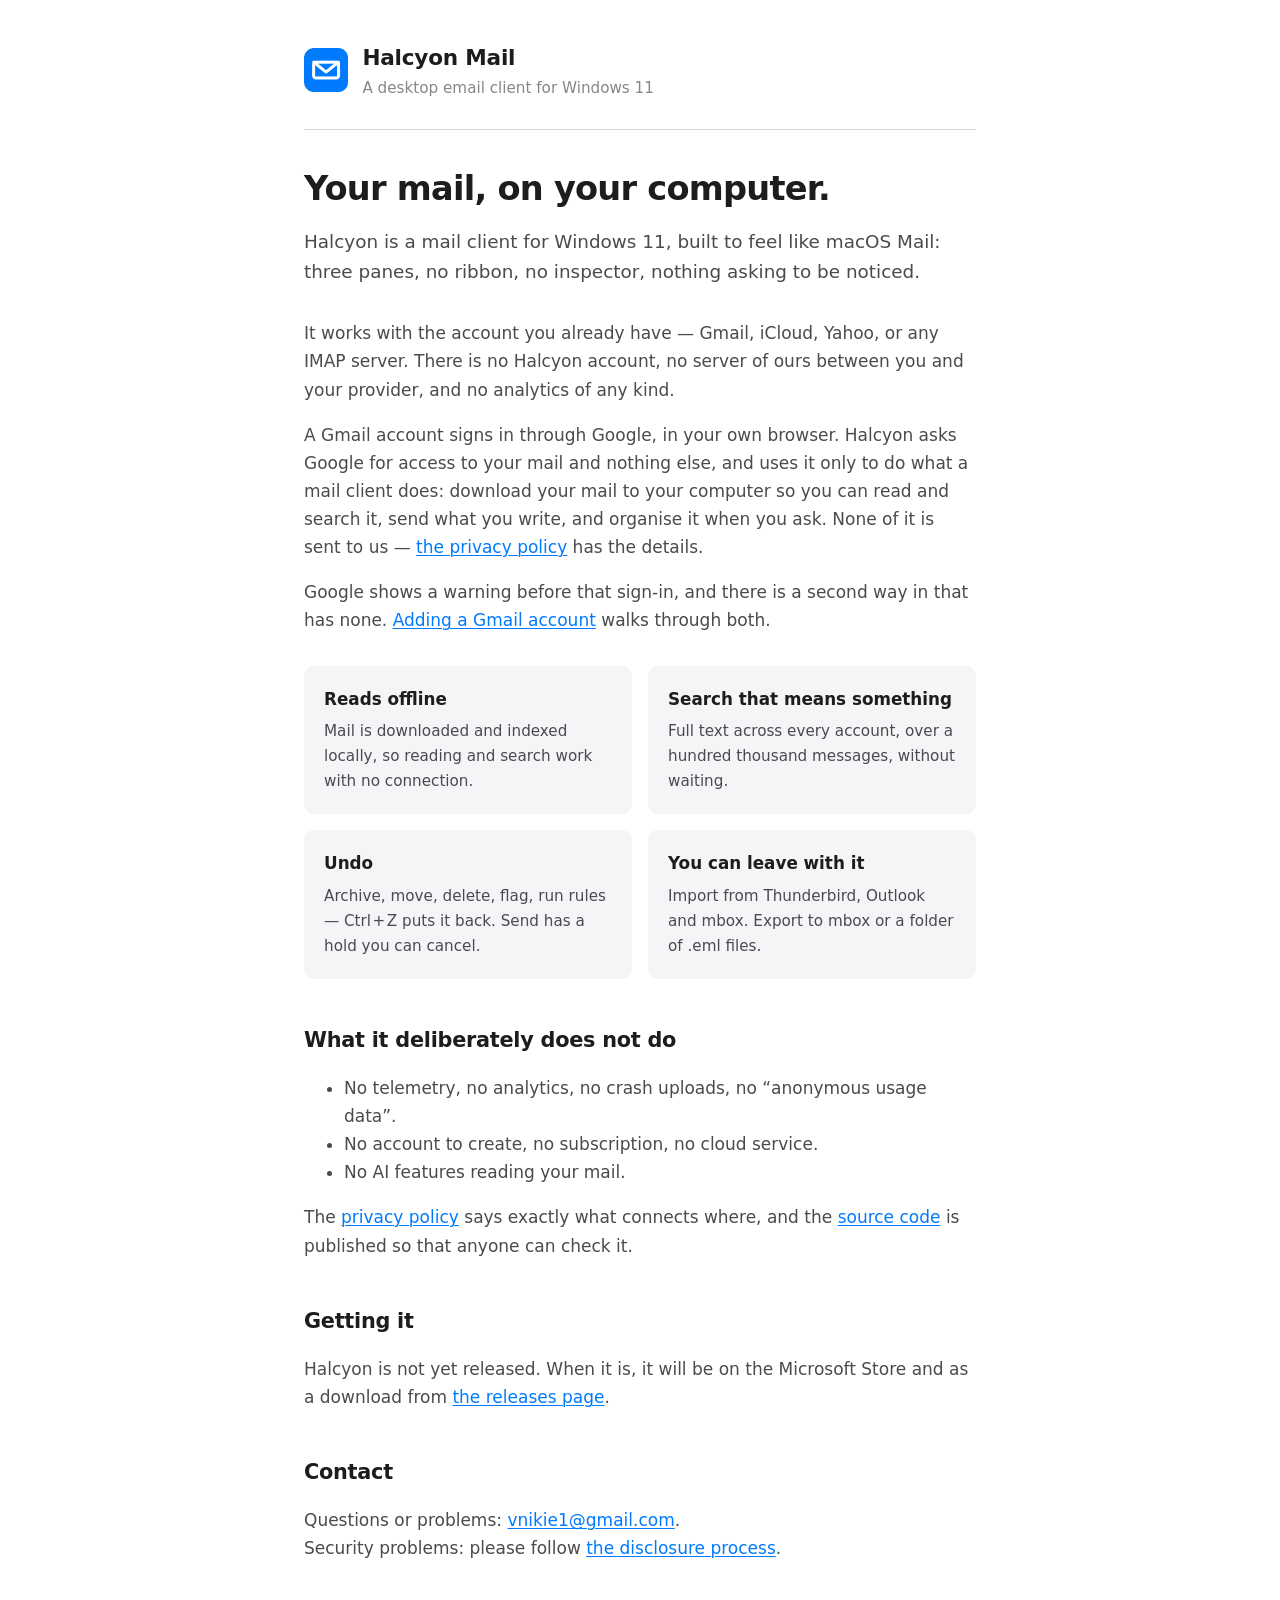
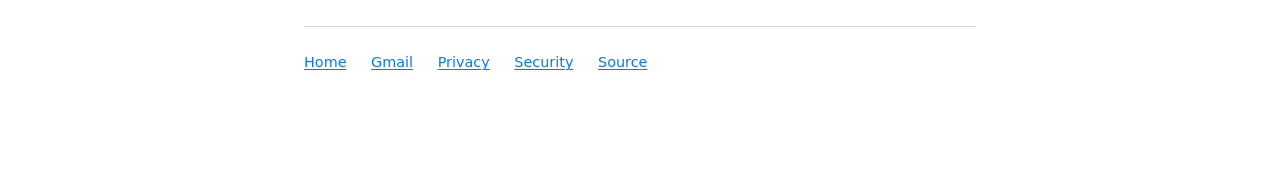
<file: index.html>
<!doctype html>
<html lang="en-GB">
  <head>
    <meta charset="utf-8" />
    <meta name="viewport" content="width=device-width, initial-scale=1" />
    <title>Halcyon Mail — a desktop email client for Windows 11</title>
    <meta
      name="description"
      content="A desktop email client for Windows 11 that keeps your mail on your computer. No account, no adverts, no telemetry."
    />
    <link rel="icon" href="icon.png" />
    <link rel="stylesheet" href="style.css" />
  </head>
  <body>
    <div class="wrap">
      <header>
        <img src="icon.png" alt="" />
        <div>
          <div class="name">Halcyon Mail</div>
          <div class="tag">A desktop email client for Windows 11</div>
        </div>
      </header>

      <h1>Your mail, on your computer.</h1>

      <p class="lede">
        Halcyon is a mail client for Windows 11, built to feel like macOS Mail: three panes, no
        ribbon, no inspector, nothing asking to be noticed.
      </p>

      <p>
        It works with the account you already have &mdash; Gmail, iCloud, Yahoo, or any IMAP
        server. There is no Halcyon account, no server of ours between you and your provider, and no
        analytics of any kind.
      </p>

      <p>
        A Gmail account signs in through Google, in your own browser. Halcyon asks Google for access
        to your mail and nothing else, and uses it only to do what a mail client does: download your
        mail to your computer so you can read and search it, send what you write, and organise it
        when you ask. None of it is sent to us &mdash;
        <a href="privacy.html#google">the privacy policy</a> has the details.
      </p>

      <p>
        Google shows a warning before that sign-in, and there is a second way in that has none.
        <a href="gmail.html">Adding a Gmail account</a> walks through both.
      </p>

      <div class="cards">
        <div class="card">
          <h3>Reads offline</h3>
          <p>
            Mail is downloaded and indexed locally, so reading and search work with no connection.
          </p>
        </div>
        <div class="card">
          <h3>Search that means something</h3>
          <p>
            Full text across every account, over a hundred thousand messages, without waiting.
          </p>
        </div>
        <div class="card">
          <h3>Undo</h3>
          <p>
            Archive, move, delete, flag, run rules &mdash; Ctrl&#8202;+&#8202;Z puts it back. Send
            has a hold you can cancel.
          </p>
        </div>
        <div class="card">
          <h3>You can leave with it</h3>
          <p>
            Import from Thunderbird, Outlook and mbox. Export to mbox or a folder of .eml files.
          </p>
        </div>
      </div>

      <h2>What it deliberately does not do</h2>

      <ul>
        <li>No telemetry, no analytics, no crash uploads, no &ldquo;anonymous usage data&rdquo;.</li>
        <li>No account to create, no subscription, no cloud service.</li>
        <li>No AI features reading your mail.</li>
      </ul>

      <p>
        The <a href="privacy.html">privacy policy</a> says exactly what connects where, and the
        <a href="https://github.com/vnikie1/MailBox">source code</a> is published so that anyone can
        check it.
      </p>

      <h2>Getting it</h2>

      <p>
        Halcyon is not yet released. When it is, it will be on the Microsoft Store and as a download
        from <a href="https://github.com/vnikie1/MailBox/releases">the releases page</a>.
      </p>

      <h2>Contact</h2>

      <p>
        Questions or problems: <a href="mailto:vnikie1@gmail.com">vnikie1@gmail.com</a>.<br />
        Security problems: please follow <a href="security.html">the disclosure process</a>.
      </p>

      <footer>
        <a href="./">Home</a>
        <a href="gmail.html">Gmail</a>
        <a href="privacy.html">Privacy</a>
        <a href="security.html">Security</a>
        <a href="https://github.com/vnikie1/MailBox">Source</a>
      </footer>
    </div>
  </body>
</html>
</file>
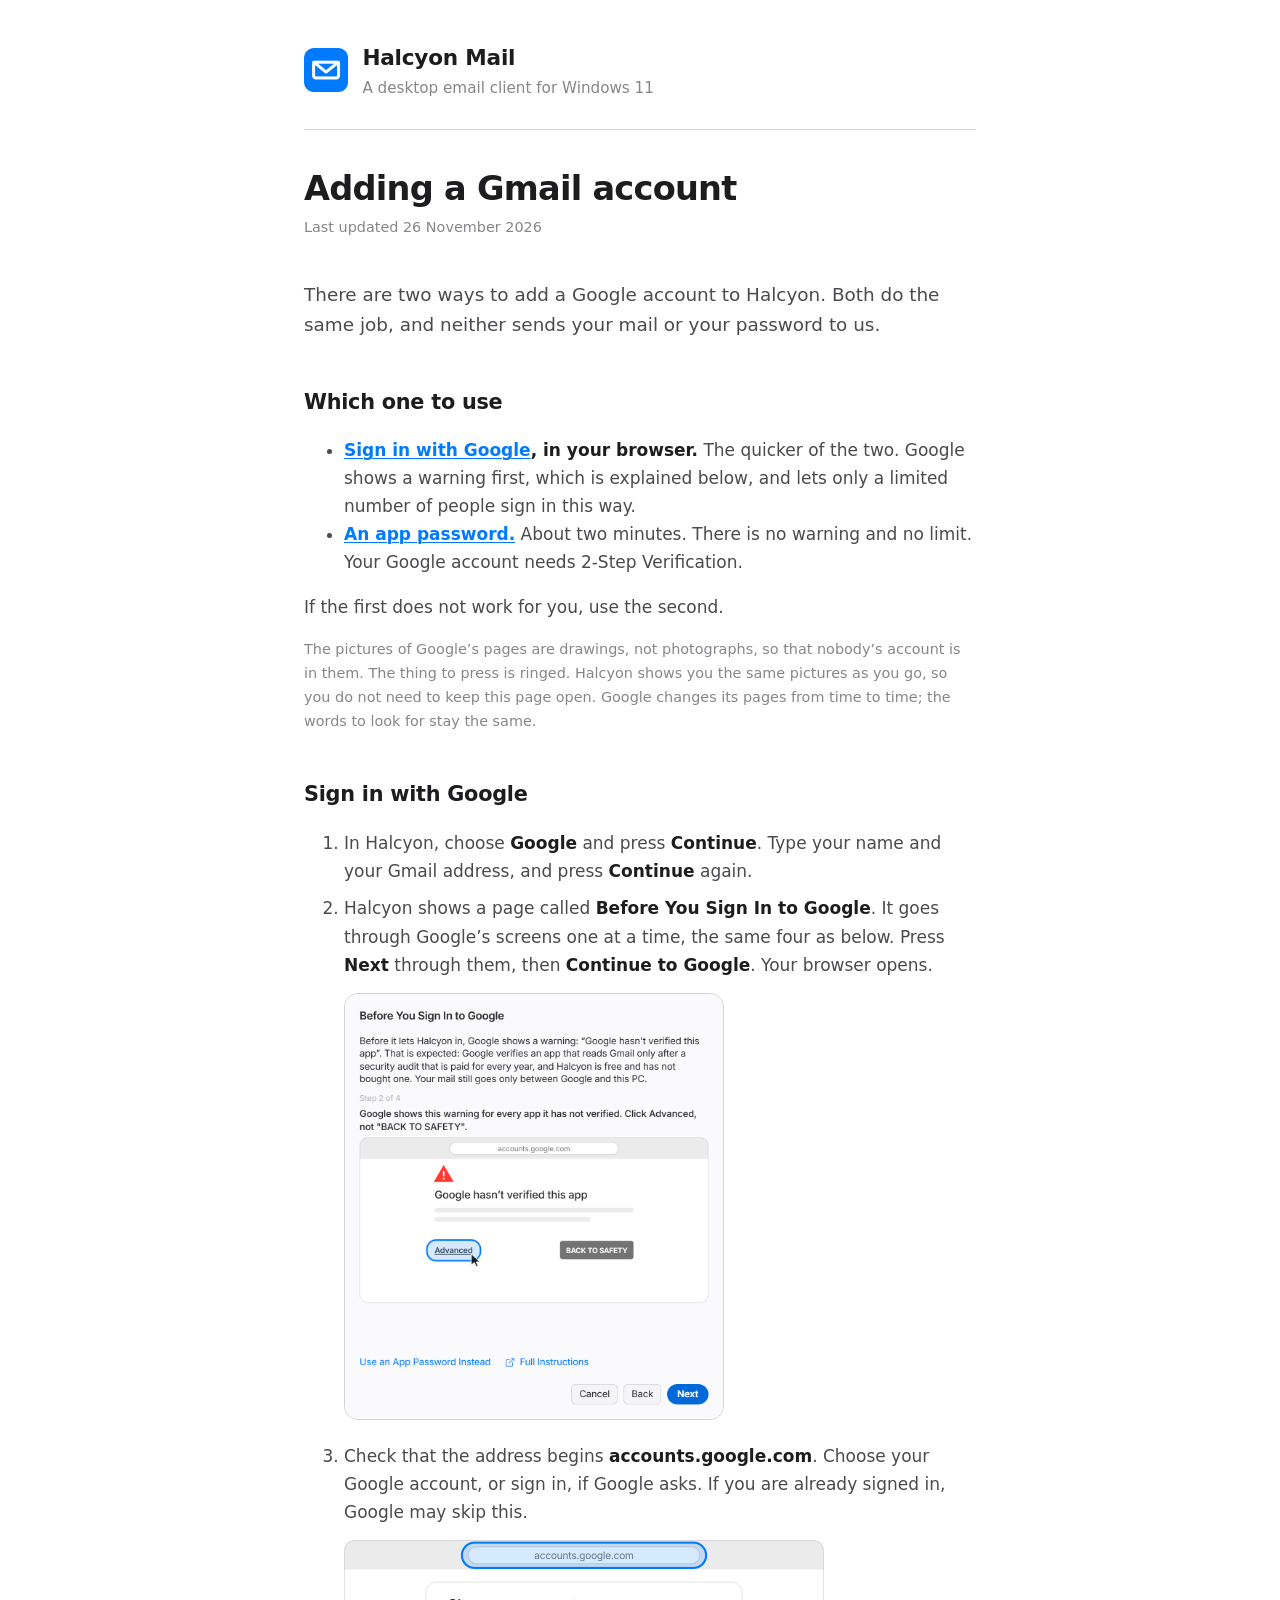
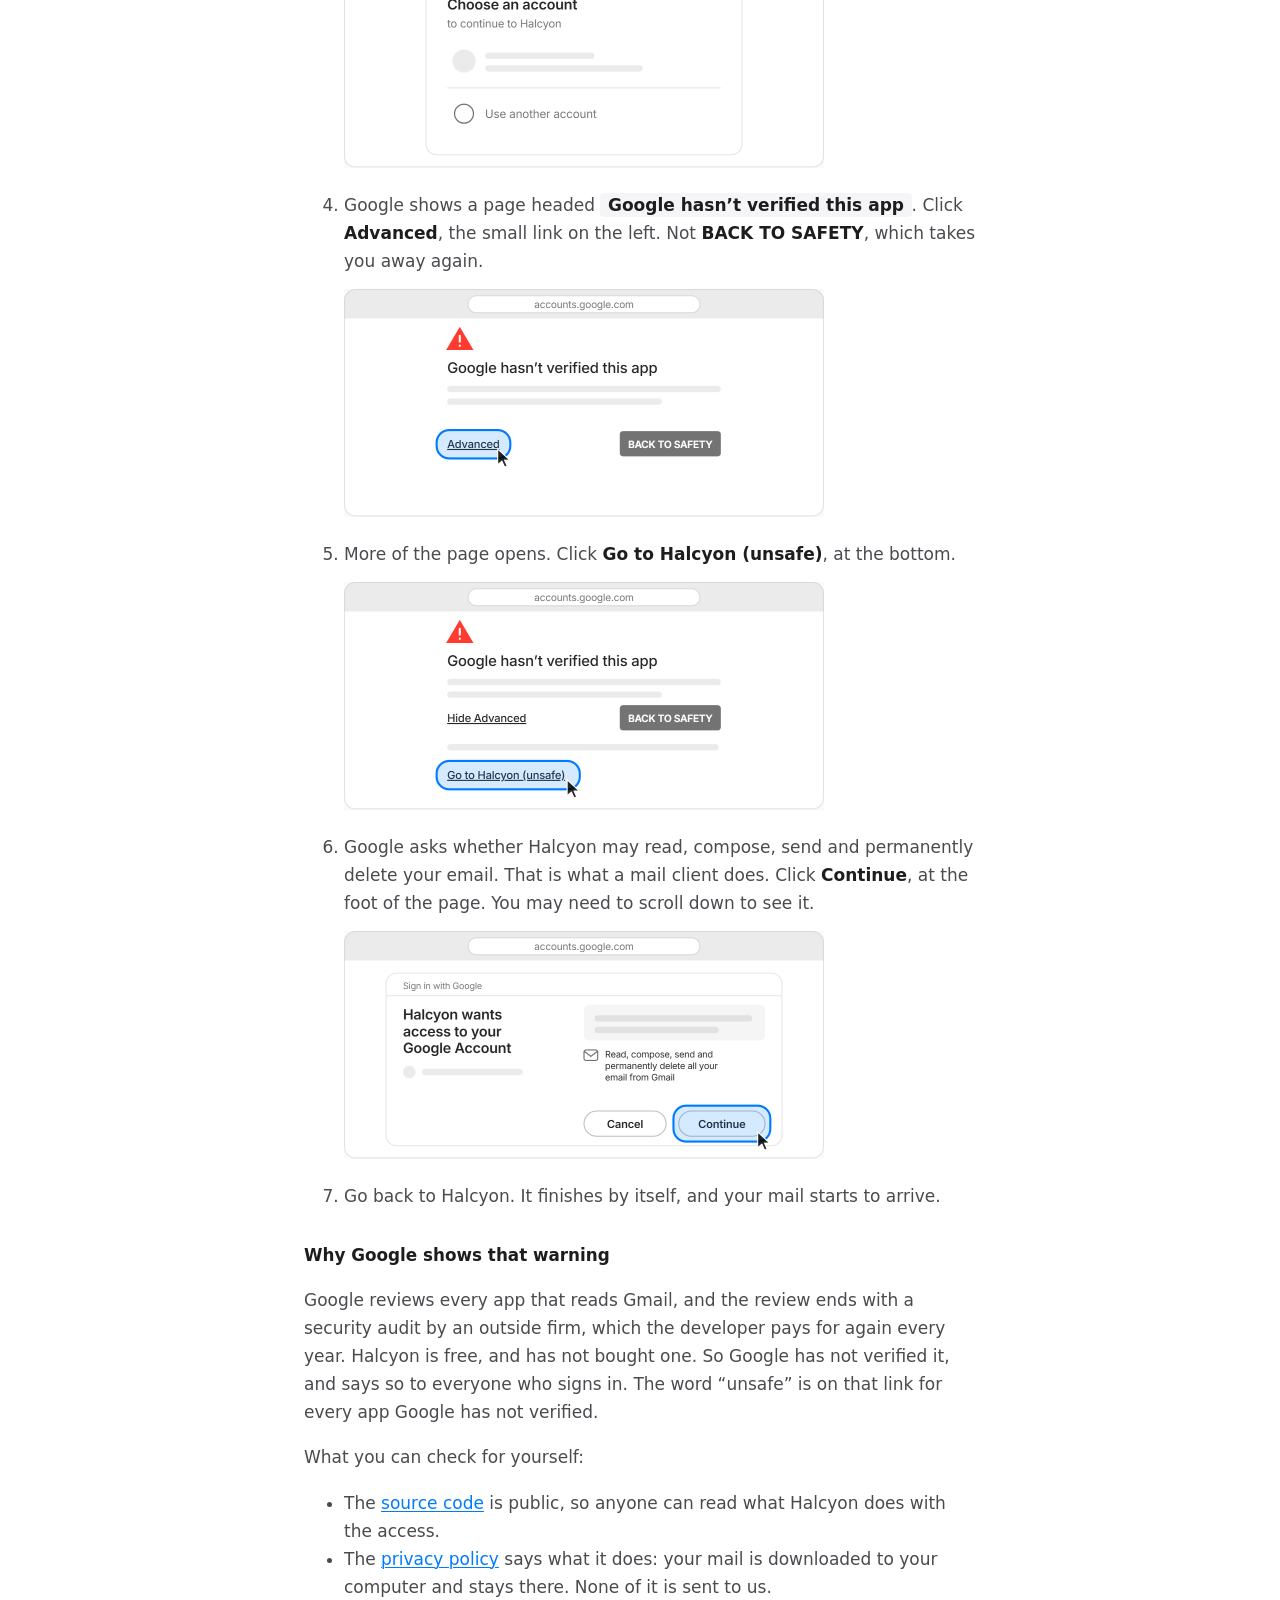
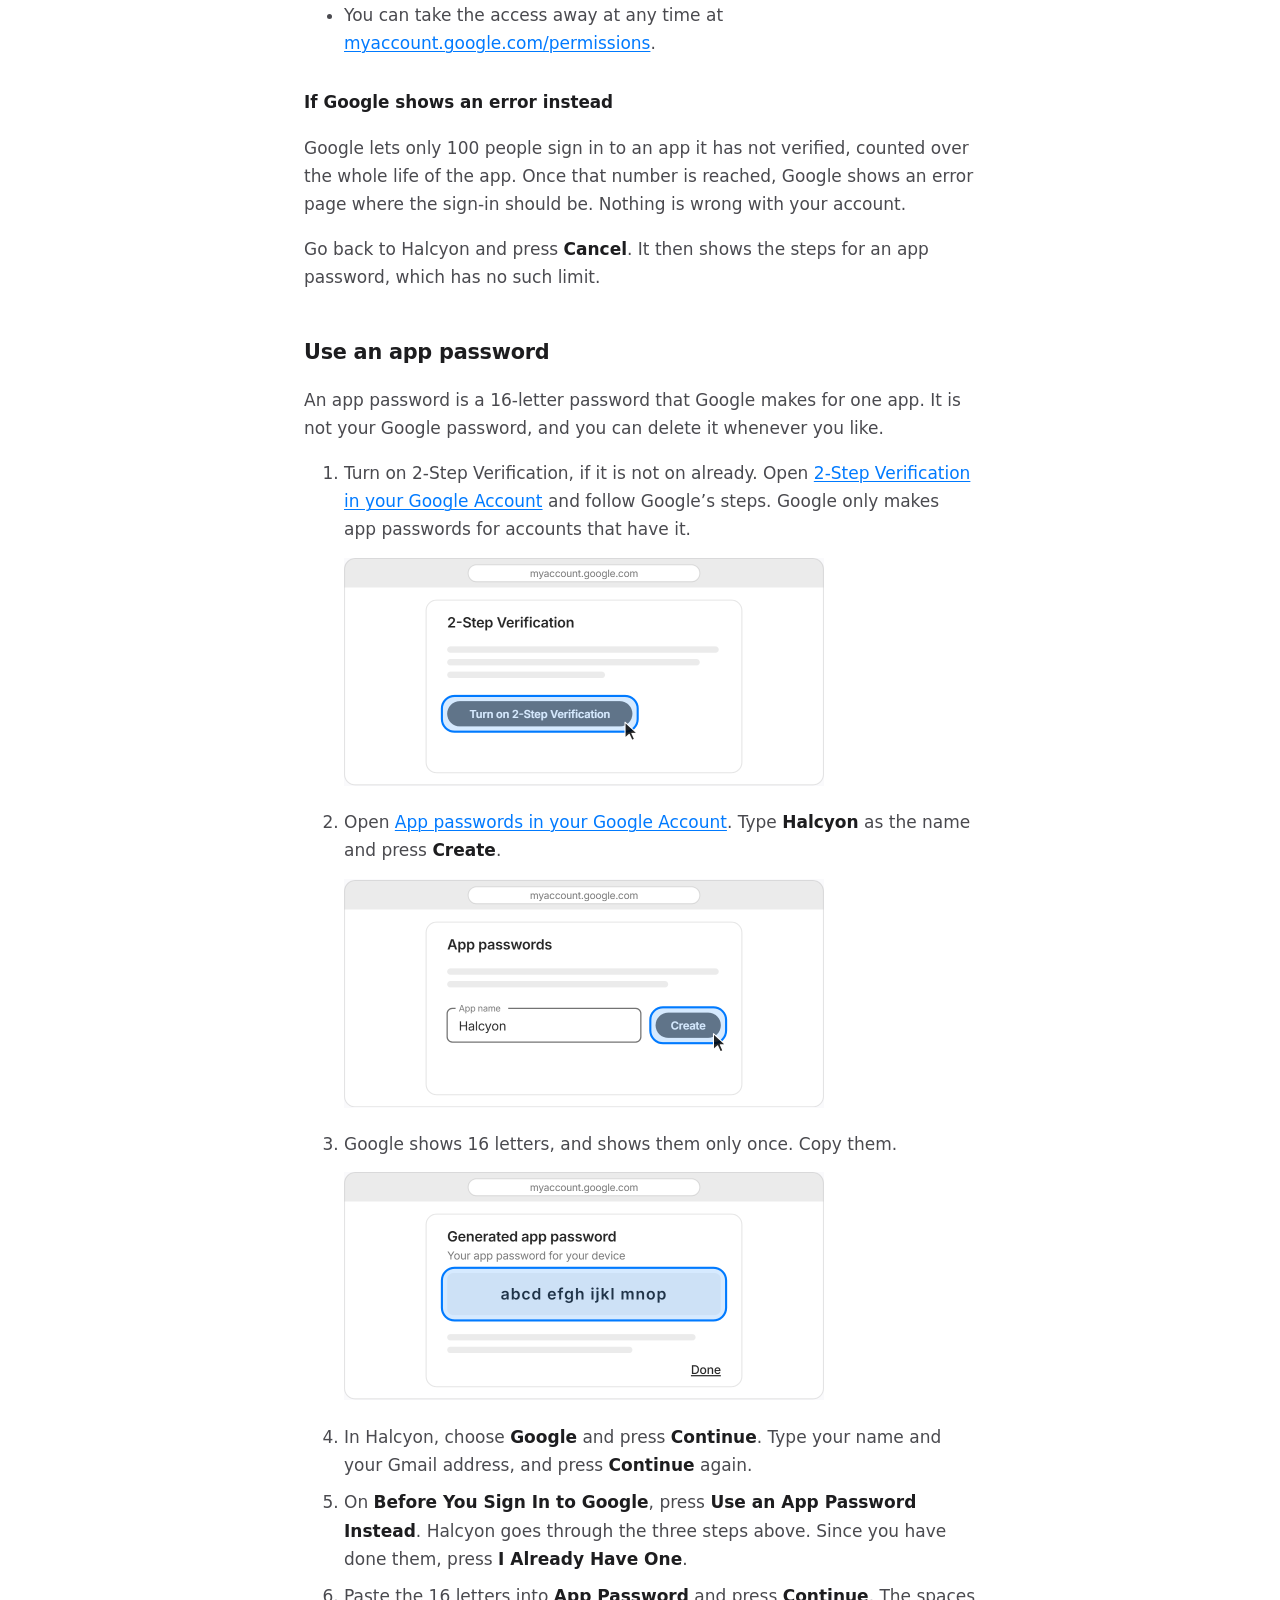
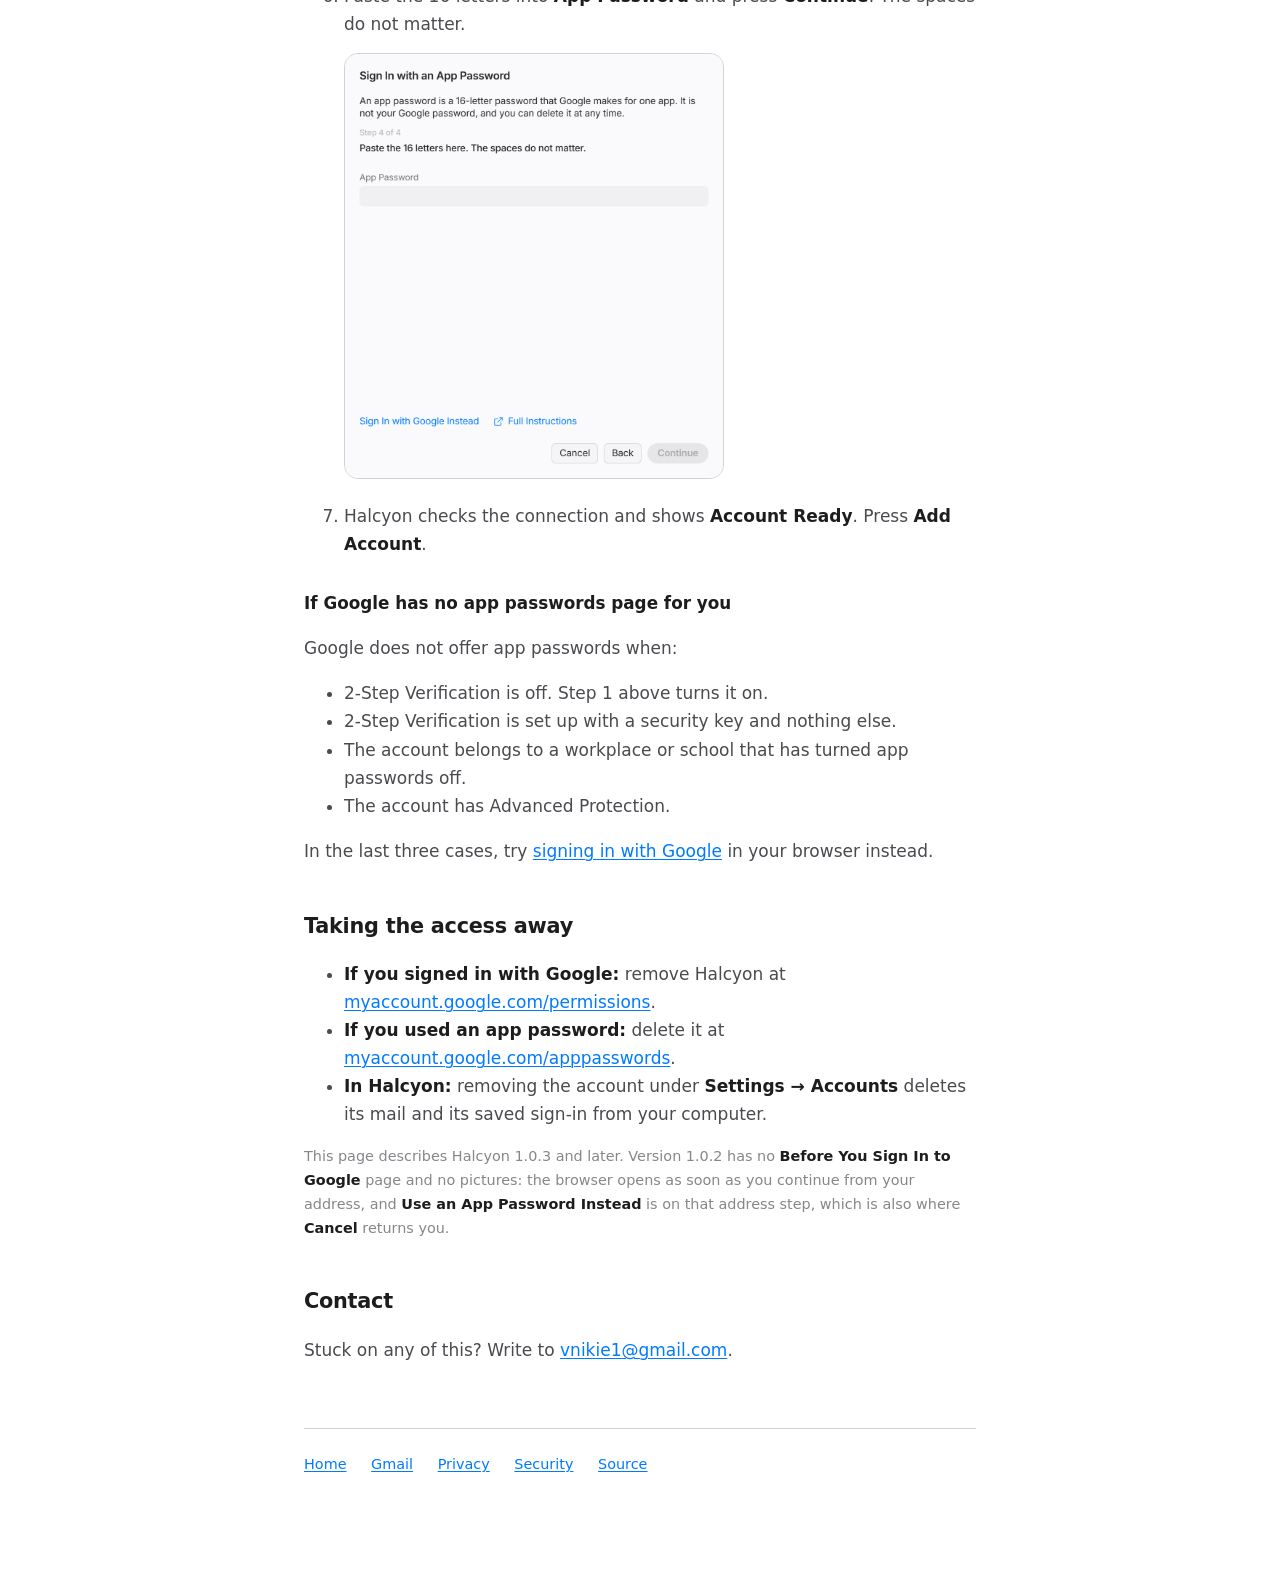
<file: gmail.html>
<!doctype html>
<html lang="en-GB">
  <head>
    <meta charset="utf-8" />
    <meta name="viewport" content="width=device-width, initial-scale=1" />
    <title>Adding a Gmail account — Halcyon Mail</title>
    <meta
      name="description"
      content="The two ways to add a Google account to Halcyon Mail, step by step with pictures: signing in with Google in your browser, and an app password."
    />
    <link rel="icon" href="icon.png" />
    <link rel="stylesheet" href="style.css" />
  </head>
  <body>
    <div class="wrap">
      <header>
        <img src="icon.png" alt="" />
        <div>
          <div class="name"><a href="./" style="color: inherit; text-decoration: none">Halcyon Mail</a></div>
          <div class="tag">A desktop email client for Windows 11</div>
        </div>
      </header>

      <h1>Adding a Gmail account</h1>
      <p class="stamp">Last updated 26 November 2026</p>

      <p class="lede">
        There are two ways to add a Google account to Halcyon. Both do the same job, and neither
        sends your mail or your password to us.
      </p>

      <h2>Which one to use</h2>

      <ul>
        <li>
          <strong><a href="#browser">Sign in with Google</a>, in your browser.</strong> The quicker
          of the two. Google shows a warning first, which is explained below, and lets only a
          limited number of people sign in this way.
        </li>
        <li>
          <strong><a href="#app-password">An app password.</a></strong> About two minutes. There is
          no warning and no limit. Your Google account needs 2-Step Verification.
        </li>
      </ul>

      <p>If the first does not work for you, use the second.</p>

      <p class="stamp">
        The pictures of Google&rsquo;s pages are drawings, not photographs, so that nobody&rsquo;s
        account is in them. The thing to press is ringed. Halcyon shows you the same pictures as you
        go, so you do not need to keep this page open. Google changes its pages from time to time;
        the words to look for stay the same.
      </p>

      <h2 id="browser">Sign in with Google</h2>

      <ol class="steps">
        <li>
          In Halcyon, choose <strong>Google</strong> and press <strong>Continue</strong>. Type your
          name and your Gmail address, and press <strong>Continue</strong> again.
        </li>
        <li>
          Halcyon shows a page called <strong>Before You Sign In to Google</strong>. It goes through
          Google&rsquo;s screens one at a time, the same four as below. Press
          <strong>Next</strong> through them, then <strong>Continue to Google</strong>. Your browser
          opens.
          <picture>
            <source srcset="img/halcyon-before-you-sign-in-dark.png" media="(prefers-color-scheme: dark)" />
            <img
              class="shot sheet"
              src="img/halcyon-before-you-sign-in-light.png"
              width="1040" height="1168"
              loading="lazy"
              alt="Halcyon&rsquo;s page Before You Sign In to Google, on step 2 of 4, showing a drawing of Google&rsquo;s warning with the Advanced link ringed. Next is at the bottom right."
            />
          </picture>
        </li>
        <li>
          Check that the address begins <strong>accounts.google.com</strong>. Choose your Google
          account, or sign in, if Google asks. If you are already signed in, Google may skip this.
          <picture>
            <source srcset="img/google-account-dark.png" media="(prefers-color-scheme: dark)" />
            <img
              class="shot screen"
              src="img/google-account-light.png"
              width="960" height="456"
              loading="lazy"
              alt="A browser on accounts.google.com, with the address ringed. The page reads Choose an account, to continue to Halcyon."
            />
          </picture>
        </li>
        <li>
          Google shows a page headed <span class="shown">Google hasn&rsquo;t verified this app</span>.
          Click <strong>Advanced</strong>, the small link on the left. Not
          <strong>BACK TO SAFETY</strong>, which takes you away again.
          <picture>
            <source srcset="img/google-warning-dark.png" media="(prefers-color-scheme: dark)" />
            <img
              class="shot screen"
              src="img/google-warning-light.png"
              width="960" height="456"
              loading="lazy"
              alt="Google&rsquo;s page headed Google hasn&rsquo;t verified this app, under a red warning sign. The small Advanced link at the bottom left is ringed. BACK TO SAFETY is a button on the right."
            />
          </picture>
        </li>
        <li>
          More of the page opens. Click <strong>Go to Halcyon (unsafe)</strong>, at the bottom.
          <picture>
            <source srcset="img/google-advanced-dark.png" media="(prefers-color-scheme: dark)" />
            <img
              class="shot screen"
              src="img/google-advanced-light.png"
              width="960" height="456"
              loading="lazy"
              alt="The same page with Advanced open. The link Go to Halcyon (unsafe), at the bottom left, is ringed."
            />
          </picture>
        </li>
        <li>
          Google asks whether Halcyon may read, compose, send and permanently delete your email.
          That is what a mail client does. Click <strong>Continue</strong>, at the foot of the
          page. You may need to scroll down to see it.
          <picture>
            <source srcset="img/google-consent-dark.png" media="(prefers-color-scheme: dark)" />
            <img
              class="shot screen"
              src="img/google-consent-light.png"
              width="960" height="456"
              loading="lazy"
              alt="Google&rsquo;s page headed Halcyon wants access to your Google Account. On the right it lists Read, compose, send and permanently delete all your email from Gmail. Of the two buttons at the foot, Cancel and Continue, Continue is ringed."
            />
          </picture>
        </li>
        <li>Go back to Halcyon. It finishes by itself, and your mail starts to arrive.</li>
      </ol>

      <h3 id="warning">Why Google shows that warning</h3>

      <p>
        Google reviews every app that reads Gmail, and the review ends with a security audit by an
        outside firm, which the developer pays for again every year. Halcyon is free, and has not
        bought one. So Google has not verified it, and says so to everyone who signs in. The word
        &ldquo;unsafe&rdquo; is on that link for every app Google has not verified.
      </p>

      <p>What you can check for yourself:</p>

      <ul>
        <li>
          The <a href="https://github.com/vnikie1/MailBox">source code</a> is public, so anyone can
          read what Halcyon does with the access.
        </li>
        <li>
          The <a href="privacy.html#google">privacy policy</a> says what it does: your mail is
          downloaded to your computer and stays there. None of it is sent to us.
        </li>
        <li>
          You can take the access away at any time at
          <a href="https://myaccount.google.com/permissions">myaccount.google.com/permissions</a>.
        </li>
      </ul>

      <h3 id="error">If Google shows an error instead</h3>

      <p>
        Google lets only 100 people sign in to an app it has not verified, counted over the whole
        life of the app. Once that number is reached, Google shows an error page where the sign-in
        should be. Nothing is wrong with your account.
      </p>

      <p>
        Go back to Halcyon and press <strong>Cancel</strong>. It then shows the steps for an app
        password, which has no such limit.
      </p>

      <h2 id="app-password">Use an app password</h2>

      <p>
        An app password is a 16-letter password that Google makes for one app. It is not your Google
        password, and you can delete it whenever you like.
      </p>

      <ol class="steps">
        <li>
          Turn on 2-Step Verification, if it is not on already. Open
          <a href="https://myaccount.google.com/signinoptions/twosv">2-Step Verification in your
          Google Account</a> and follow Google&rsquo;s steps. Google only makes app passwords for
          accounts that have it.
          <picture>
            <source srcset="img/google-two-step-dark.png" media="(prefers-color-scheme: dark)" />
            <img
              class="shot screen"
              src="img/google-two-step-light.png"
              width="960" height="456"
              loading="lazy"
              alt="Google&rsquo;s 2-Step Verification page on myaccount.google.com. The button Turn on 2-Step Verification is ringed."
            />
          </picture>
        </li>
        <li>
          Open
          <a href="https://myaccount.google.com/apppasswords">App passwords in your Google
          Account</a>. Type <strong>Halcyon</strong> as the name and press <strong>Create</strong>.
          <picture>
            <source srcset="img/google-app-password-create-dark.png" media="(prefers-color-scheme: dark)" />
            <img
              class="shot screen"
              src="img/google-app-password-create-light.png"
              width="960" height="456"
              loading="lazy"
              alt="Google&rsquo;s App passwords page. The App name box holds the word Halcyon, and the Create button beside it is ringed."
            />
          </picture>
        </li>
        <li>
          Google shows 16 letters, and shows them only once. Copy them.
          <picture>
            <source srcset="img/google-app-password-shown-dark.png" media="(prefers-color-scheme: dark)" />
            <img
              class="shot screen"
              src="img/google-app-password-shown-light.png"
              width="960" height="456"
              loading="lazy"
              alt="Google&rsquo;s box headed Generated app password. Sixteen letters in four groups are ringed: abcd efgh ijkl mnop, which is an example."
            />
          </picture>
        </li>
        <li>
          In Halcyon, choose <strong>Google</strong> and press <strong>Continue</strong>. Type your
          name and your Gmail address, and press <strong>Continue</strong> again.
        </li>
        <li>
          On <strong>Before You Sign In to Google</strong>, press
          <strong>Use an App Password Instead</strong>. Halcyon goes through the three steps above.
          Since you have done them, press <strong>I Already Have One</strong>.
        </li>
        <li>
          Paste the 16 letters into <strong>App Password</strong> and press
          <strong>Continue</strong>. The spaces do not matter.
          <picture>
            <source srcset="img/halcyon-app-password-dark.png" media="(prefers-color-scheme: dark)" />
            <img
              class="shot sheet"
              src="img/halcyon-app-password-light.png"
              width="1040" height="1168"
              loading="lazy"
              alt="Halcyon&rsquo;s page Sign In with an App Password, on its last step: Paste the 16 letters here, above a box labelled App Password. Continue is at the bottom right."
            />
          </picture>
        </li>
        <li>
          Halcyon checks the connection and shows <strong>Account Ready</strong>. Press
          <strong>Add Account</strong>.
        </li>
      </ol>

      <h3 id="unavailable">If Google has no app passwords page for you</h3>

      <p>Google does not offer app passwords when:</p>

      <ul>
        <li>2-Step Verification is off. Step 1 above turns it on.</li>
        <li>2-Step Verification is set up with a security key and nothing else.</li>
        <li>The account belongs to a workplace or school that has turned app passwords off.</li>
        <li>The account has Advanced Protection.</li>
      </ul>

      <p>
        In the last three cases, try <a href="#browser">signing in with Google</a> in your browser
        instead.
      </p>

      <h2 id="remove">Taking the access away</h2>

      <ul>
        <li>
          <strong>If you signed in with Google:</strong> remove Halcyon at
          <a href="https://myaccount.google.com/permissions">myaccount.google.com/permissions</a>.
        </li>
        <li>
          <strong>If you used an app password:</strong> delete it at
          <a href="https://myaccount.google.com/apppasswords">myaccount.google.com/apppasswords</a>.
        </li>
        <li>
          <strong>In Halcyon:</strong> removing the account under
          <strong>Settings &rarr; Accounts</strong> deletes its mail and its saved sign-in from your
          computer.
        </li>
      </ul>

      <p class="stamp">
        This page describes Halcyon 1.0.3 and later. Version 1.0.2 has no
        <strong>Before You Sign In to Google</strong> page and no pictures: the browser opens as
        soon as you continue from your address, and <strong>Use an App Password Instead</strong> is
        on that address step, which is also where <strong>Cancel</strong> returns you.
      </p>

      <h2>Contact</h2>

      <p>
        Stuck on any of this? Write to
        <a href="mailto:vnikie1@gmail.com">vnikie1@gmail.com</a>.
      </p>

      <footer>
        <a href="./">Home</a>
        <a href="gmail.html">Gmail</a>
        <a href="privacy.html">Privacy</a>
        <a href="security.html">Security</a>
        <a href="https://github.com/vnikie1/MailBox">Source</a>
      </footer>
    </div>
  </body>
</html>
</file>
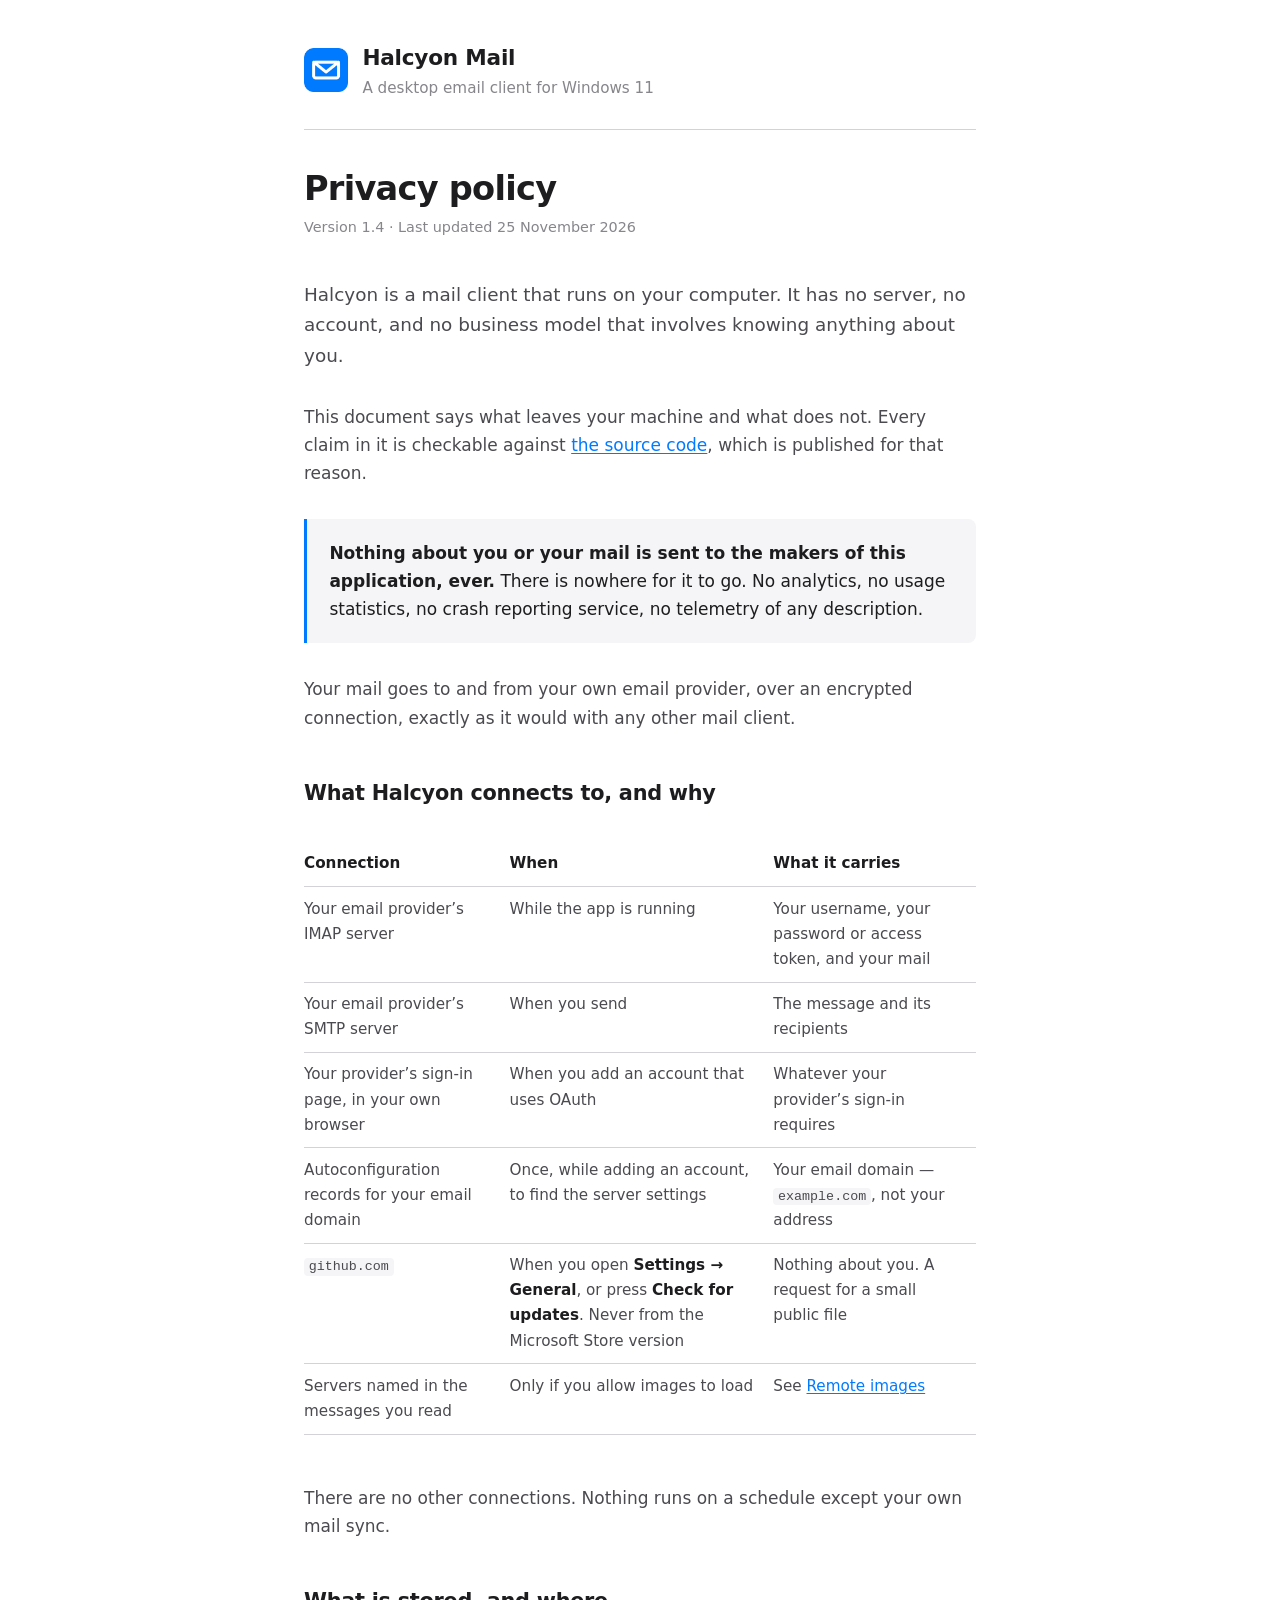
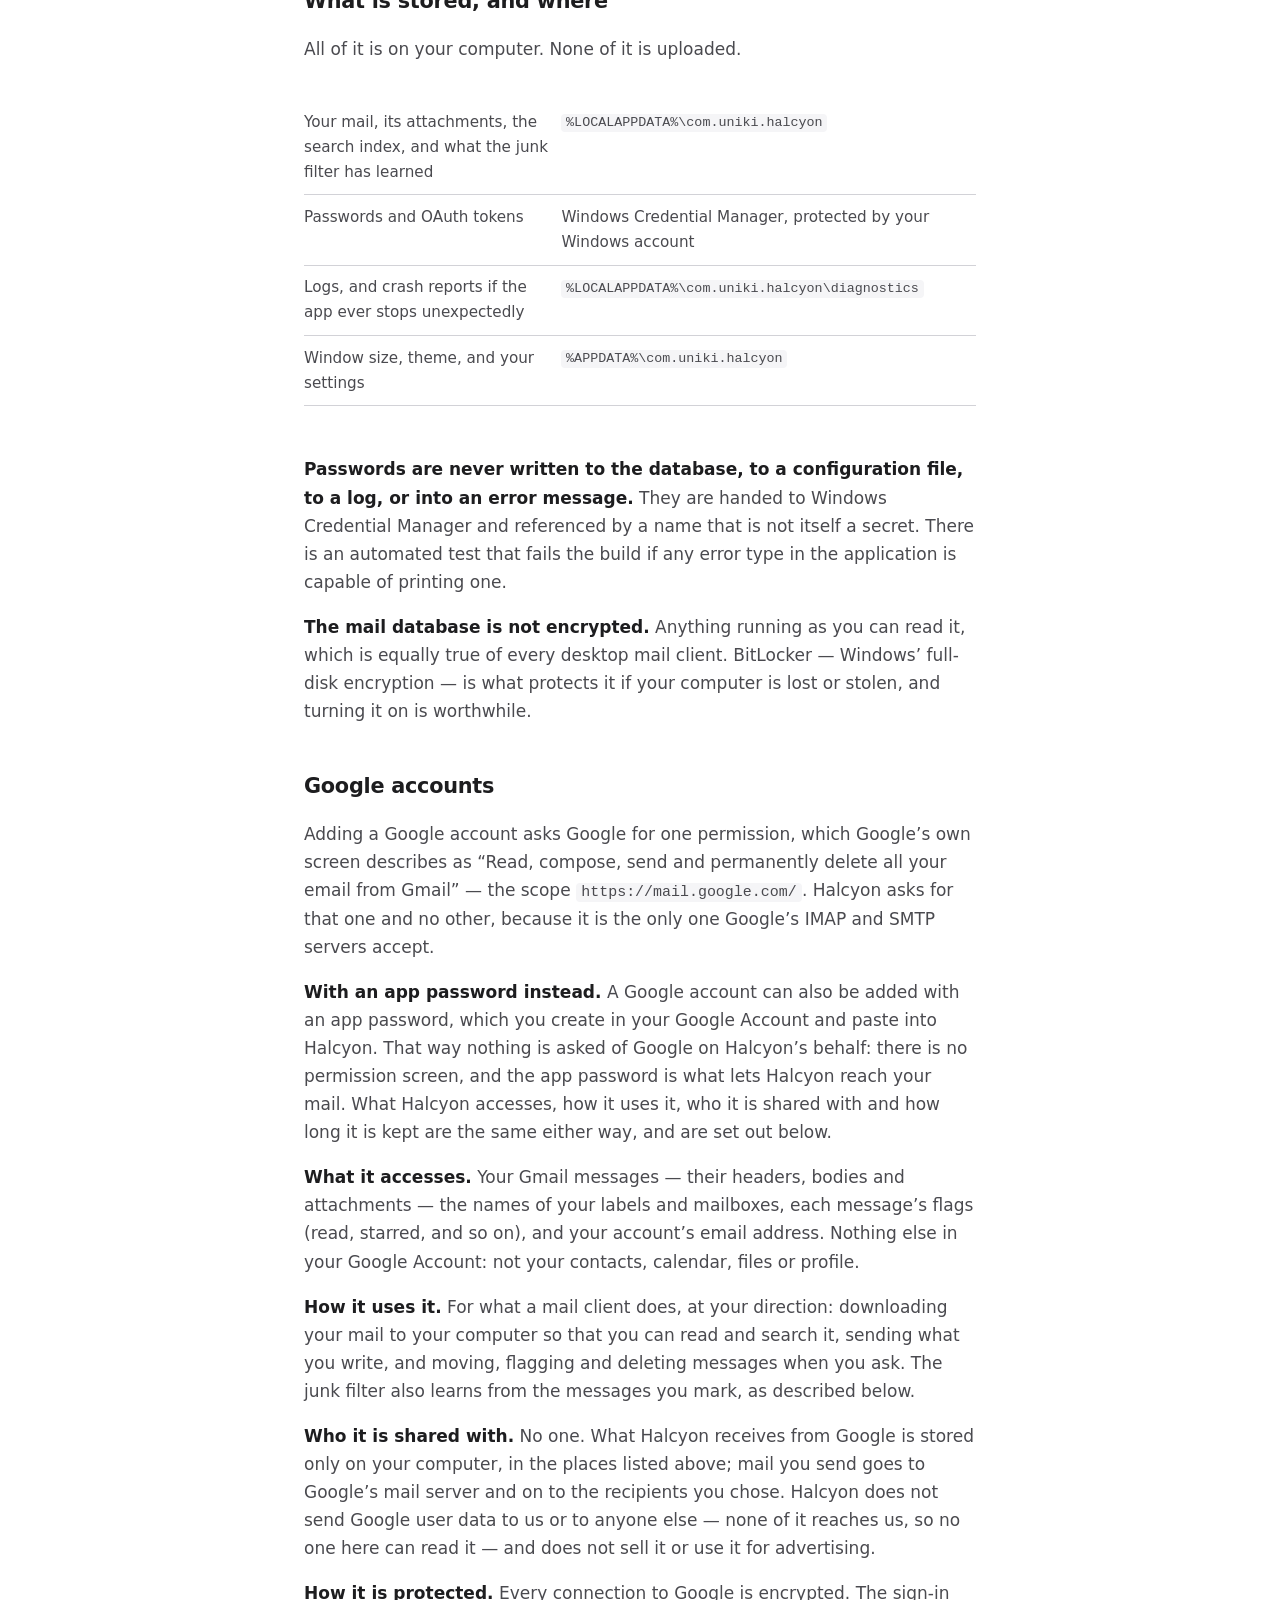
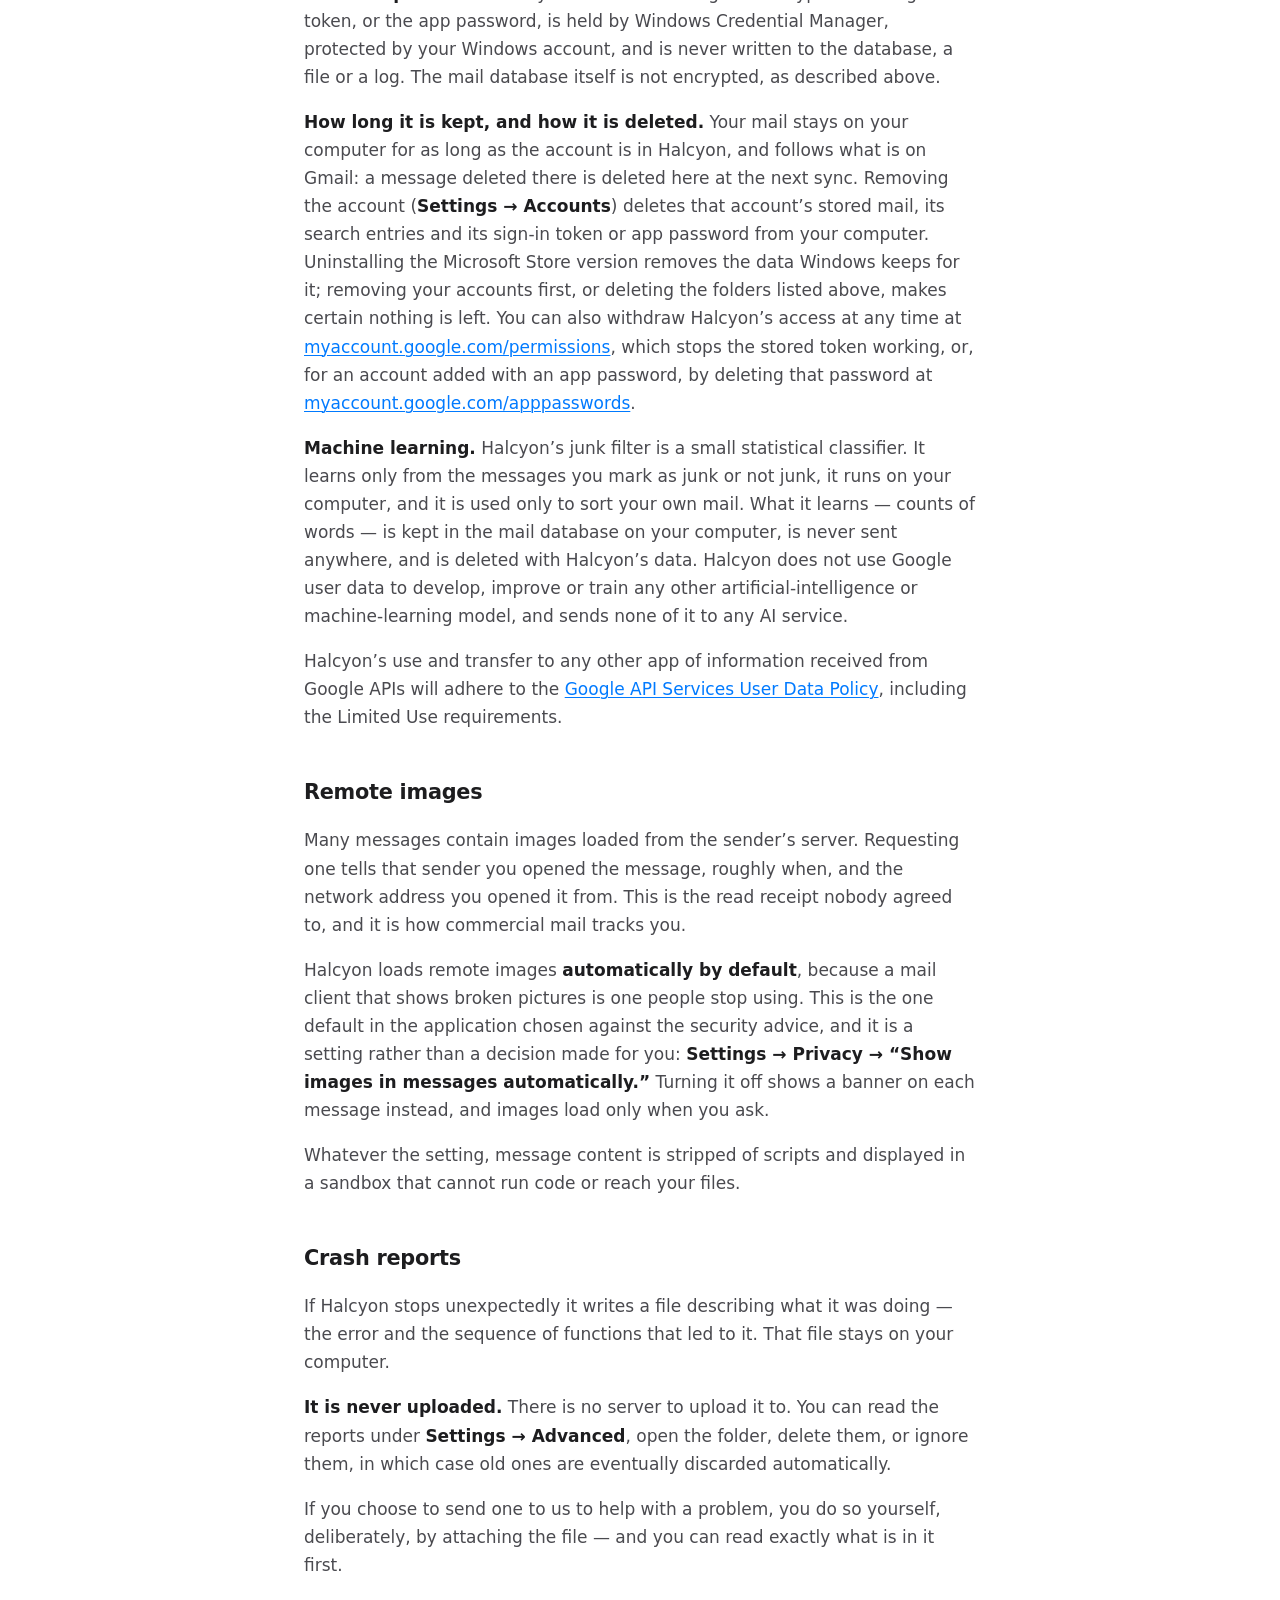
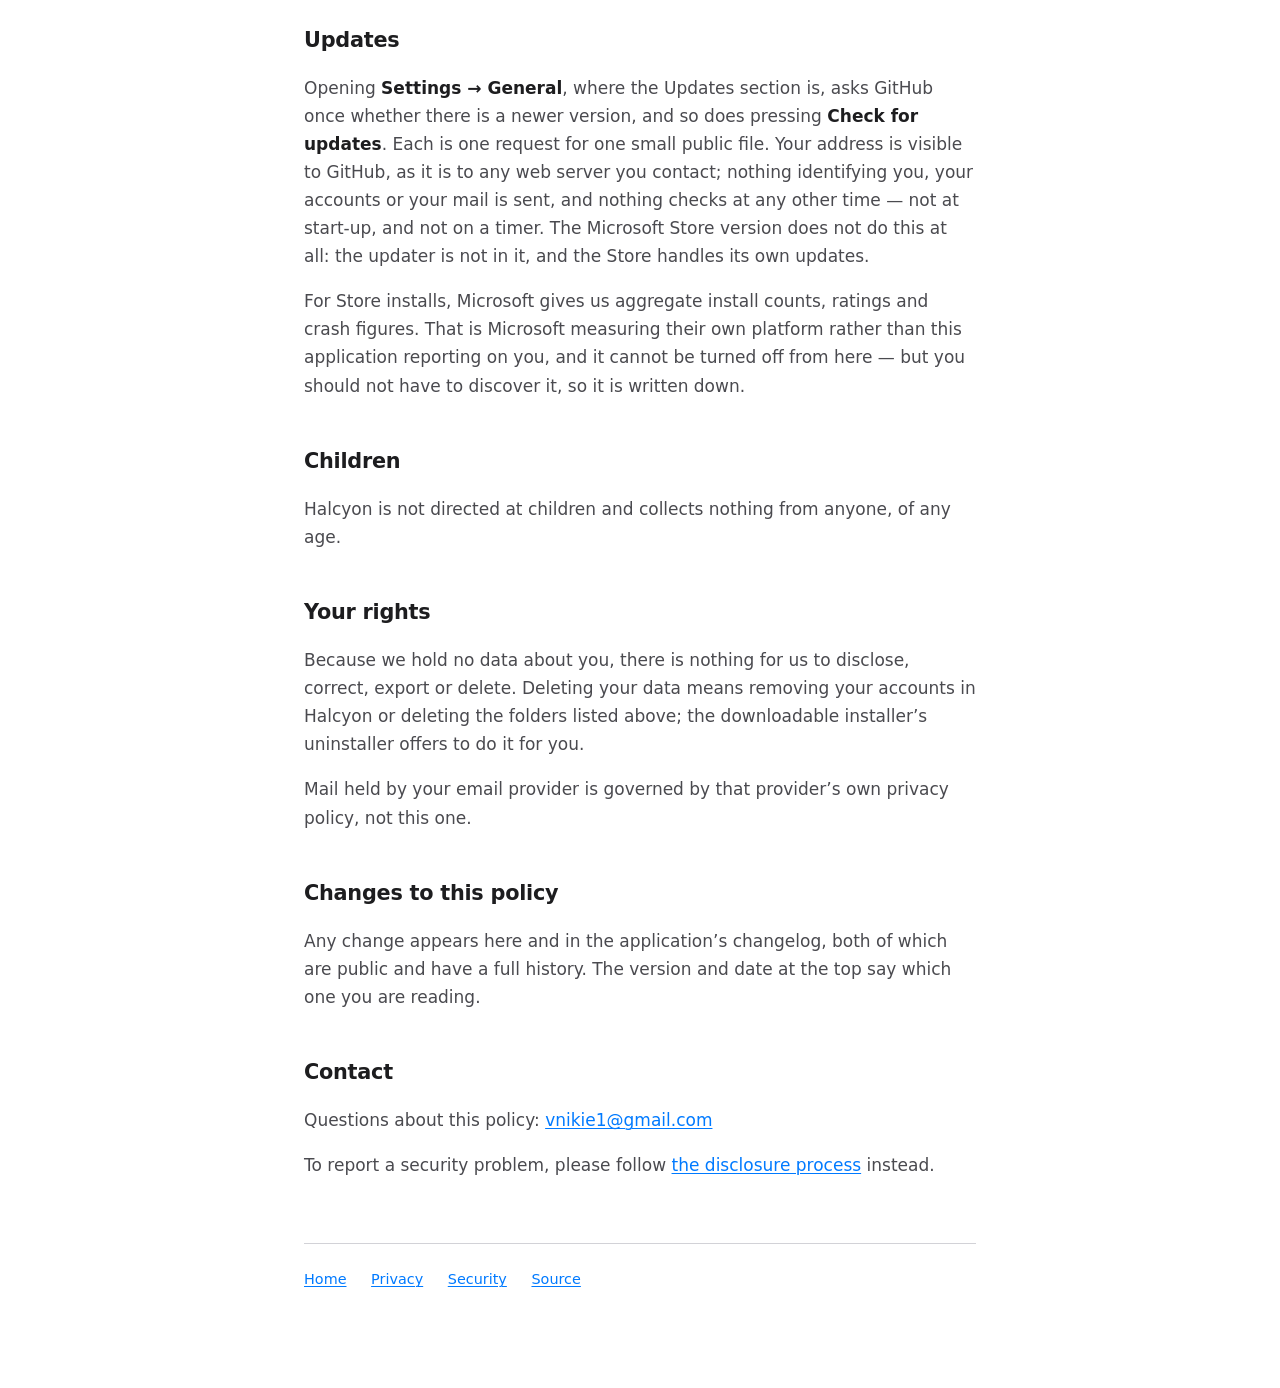
<file: privacy.html>
<!doctype html>
<html lang="en-GB">
  <head>
    <meta charset="utf-8" />
    <meta name="viewport" content="width=device-width, initial-scale=1" />
    <title>Privacy policy — Halcyon Mail</title>
    <meta
      name="description"
      content="What Halcyon Mail sends, stores and connects to. No telemetry, no analytics, no account."
    />
    <link rel="icon" href="icon.png" />
    <link rel="stylesheet" href="style.css" />
  </head>
  <body>
    <div class="wrap">
      <header>
        <img src="icon.png" alt="" />
        <div>
          <div class="name"><a href="./" style="color: inherit; text-decoration: none">Halcyon Mail</a></div>
          <div class="tag">A desktop email client for Windows 11</div>
        </div>
      </header>

      <h1>Privacy policy</h1>
      <p class="stamp">Version 1.4 &middot; Last updated 25 November 2026</p>

      <p class="lede">
        Halcyon is a mail client that runs on your computer. It has no server, no account, and no
        business model that involves knowing anything about you.
      </p>

      <p>
        This document says what leaves your machine and what does not. Every claim in it is
        checkable against
        <a href="https://github.com/vnikie1/MailBox">the source code</a>, which is published for
        that reason.
      </p>

      <div class="headline">
        <p>
          <strong>Nothing about you or your mail is sent to the makers of this application,
          ever.</strong> There is nowhere for it to go. No analytics, no usage statistics, no crash
          reporting service, no telemetry of any description.
        </p>
      </div>

      <p>
        Your mail goes to and from your own email provider, over an encrypted connection, exactly
        as it would with any other mail client.
      </p>

      <h2>What Halcyon connects to, and why</h2>

      <div class="scroll">
        <table>
          <thead>
            <tr>
              <th>Connection</th>
              <th>When</th>
              <th>What it carries</th>
            </tr>
          </thead>
          <tbody>
            <tr>
              <td>Your email provider&rsquo;s IMAP server</td>
              <td>While the app is running</td>
              <td>Your username, your password or access token, and your mail</td>
            </tr>
            <tr>
              <td>Your email provider&rsquo;s SMTP server</td>
              <td>When you send</td>
              <td>The message and its recipients</td>
            </tr>
            <tr>
              <td>Your provider&rsquo;s sign-in page, in your own browser</td>
              <td>When you add an account that uses OAuth</td>
              <td>Whatever your provider&rsquo;s sign-in requires</td>
            </tr>
            <tr>
              <td>Autoconfiguration records for your email domain</td>
              <td>Once, while adding an account, to find the server settings</td>
              <td>Your email domain &mdash; <code>example.com</code>, not your address</td>
            </tr>
            <tr>
              <td><code>github.com</code></td>
              <td>
                When you open <strong>Settings &rarr; General</strong>, or press
                <strong>Check for updates</strong>. Never from the Microsoft Store version
              </td>
              <td>Nothing about you. A request for a small public file</td>
            </tr>
            <tr>
              <td>Servers named in the messages you read</td>
              <td>Only if you allow images to load</td>
              <td>See <a href="#images">Remote images</a></td>
            </tr>
          </tbody>
        </table>
      </div>

      <p>There are no other connections. Nothing runs on a schedule except your own mail sync.</p>

      <h2>What is stored, and where</h2>

      <p>All of it is on your computer. None of it is uploaded.</p>

      <div class="scroll">
        <table>
          <tbody>
            <tr>
              <td>
                Your mail, its attachments, the search index, and what the junk filter has learned
              </td>
              <td><code>%LOCALAPPDATA%\com.uniki.halcyon</code></td>
            </tr>
            <tr>
              <td>Passwords and OAuth tokens</td>
              <td>Windows Credential Manager, protected by your Windows account</td>
            </tr>
            <tr>
              <td>Logs, and crash reports if the app ever stops unexpectedly</td>
              <td><code>%LOCALAPPDATA%\com.uniki.halcyon\diagnostics</code></td>
            </tr>
            <tr>
              <td>Window size, theme, and your settings</td>
              <td><code>%APPDATA%\com.uniki.halcyon</code></td>
            </tr>
          </tbody>
        </table>
      </div>

      <p>
        <strong>Passwords are never written to the database, to a configuration file, to a log, or
        into an error message.</strong> They are handed to Windows Credential Manager and referenced
        by a name that is not itself a secret. There is an automated test that fails the build if
        any error type in the application is capable of printing one.
      </p>

      <p>
        <strong>The mail database is not encrypted.</strong> Anything running as you can read it,
        which is equally true of every desktop mail client. BitLocker &mdash; Windows&rsquo;
        full-disk encryption &mdash; is what protects it if your computer is lost or stolen, and
        turning it on is worthwhile.
      </p>

      <h2 id="google">Google accounts</h2>

      <p>
        Adding a Google account asks Google for one permission, which Google&rsquo;s own screen
        describes as &ldquo;Read, compose, send and permanently delete all your email from
        Gmail&rdquo; &mdash; the scope <code>https://mail.google.com/</code>. Halcyon asks for that
        one and no other, because it is the only one Google&rsquo;s IMAP and SMTP servers accept.
      </p>

      <p id="app-password">
        <strong>With an app password instead.</strong> A Google account can also be added with an
        app password, which you create in your Google Account and paste into Halcyon. That way
        nothing is asked of Google on Halcyon&rsquo;s behalf: there is no permission screen, and the
        app password is what lets Halcyon reach your mail. What Halcyon accesses, how it uses it,
        who it is shared with and how long it is kept are the same either way, and are set out
        below.
      </p>

      <p>
        <strong>What it accesses.</strong> Your Gmail messages &mdash; their headers, bodies and
        attachments &mdash; the names of your labels and mailboxes, each message&rsquo;s flags
        (read, starred, and so on), and your account&rsquo;s email address. Nothing else in your
        Google Account: not your contacts, calendar, files or profile.
      </p>

      <p>
        <strong>How it uses it.</strong> For what a mail client does, at your direction: downloading
        your mail to your computer so that you can read and search it, sending what you write, and
        moving, flagging and deleting messages when you ask. The junk filter also learns from the
        messages you mark, as described below.
      </p>

      <p>
        <strong>Who it is shared with.</strong> No one. What Halcyon receives from Google is stored
        only on your computer, in the places listed above; mail you send goes to Google&rsquo;s mail
        server and on to the recipients you chose. Halcyon does not send Google user data to us or
        to anyone else &mdash; none of it reaches us, so no one here can read it &mdash; and does not
        sell it or use it for advertising.
      </p>

      <p>
        <strong>How it is protected.</strong> Every connection to Google is encrypted. The sign-in
        token, or the app password, is held by Windows Credential Manager, protected by your Windows
        account, and is never written to the database, a file or a log. The mail database itself is
        not encrypted, as described above.
      </p>

      <p id="retention">
        <strong>How long it is kept, and how it is deleted.</strong> Your mail stays on your
        computer for as long as the account is in Halcyon, and follows what is on Gmail: a message
        deleted there is deleted here at the next sync. Removing the account
        (<strong>Settings &rarr; Accounts</strong>) deletes that account&rsquo;s stored mail, its
        search entries and its sign-in token or app password from your computer. Uninstalling the
        Microsoft Store version removes the data Windows keeps for it; removing your accounts first,
        or deleting the folders listed above, makes certain nothing is left. You can also withdraw
        Halcyon&rsquo;s access at any time at
        <a href="https://myaccount.google.com/permissions">myaccount.google.com/permissions</a>,
        which stops the stored token working, or, for an account added with an app password, by
        deleting that password at
        <a href="https://myaccount.google.com/apppasswords">myaccount.google.com/apppasswords</a>.
      </p>

      <p id="machine-learning">
        <strong>Machine learning.</strong> Halcyon&rsquo;s junk filter is a small statistical
        classifier. It learns only from the messages you mark as junk or not junk, it runs on your
        computer, and it is used only to sort your own mail. What it learns &mdash; counts of words
        &mdash; is kept in the mail database on your computer, is never sent anywhere, and is
        deleted with Halcyon&rsquo;s data. Halcyon does not use Google user data to develop, improve
        or train any other artificial-intelligence or machine-learning model, and sends none of it
        to any AI service.
      </p>

      <p>
        Halcyon&rsquo;s use and transfer to any other app of information received from Google APIs
        will adhere to the
        <a href="https://developers.google.com/terms/api-services-user-data-policy">Google API
        Services User Data Policy</a>, including the Limited Use requirements.
      </p>

      <h2 id="images">Remote images</h2>

      <p>
        Many messages contain images loaded from the sender&rsquo;s server. Requesting one tells
        that sender you opened the message, roughly when, and the network address you opened it
        from. This is the read receipt nobody agreed to, and it is how commercial mail tracks you.
      </p>

      <p>
        Halcyon loads remote images <strong>automatically by default</strong>, because a mail client
        that shows broken pictures is one people stop using. This is the one default in the
        application chosen against the security advice, and it is a setting rather than a decision
        made for you: <strong>Settings &rarr; Privacy &rarr; &ldquo;Show images in messages
        automatically.&rdquo;</strong> Turning it off shows a banner on each message instead, and
        images load only when you ask.
      </p>

      <p>
        Whatever the setting, message content is stripped of scripts and displayed in a sandbox that
        cannot run code or reach your files.
      </p>

      <h2>Crash reports</h2>

      <p>
        If Halcyon stops unexpectedly it writes a file describing what it was doing &mdash; the
        error and the sequence of functions that led to it. That file stays on your computer.
      </p>

      <p>
        <strong>It is never uploaded.</strong> There is no server to upload it to. You can read the
        reports under <strong>Settings &rarr; Advanced</strong>, open the folder, delete them, or
        ignore them, in which case old ones are eventually discarded automatically.
      </p>

      <p>
        If you choose to send one to us to help with a problem, you do so yourself, deliberately, by
        attaching the file &mdash; and you can read exactly what is in it first.
      </p>

      <h2>Updates</h2>

      <p>
        Opening <strong>Settings &rarr; General</strong>, where the Updates section is, asks GitHub
        once whether there is a newer version, and so does pressing <strong>Check for
        updates</strong>. Each is one request for one small public file. Your address is visible to
        GitHub, as it is to any web server you contact; nothing identifying you, your accounts or
        your mail is sent, and nothing checks at any other time &mdash; not at start-up, and not on
        a timer. The Microsoft Store version does not do this at all: the updater is not in it, and
        the Store handles its own updates.
      </p>

      <p>
        For Store installs, Microsoft gives us aggregate install counts, ratings and crash figures.
        That is Microsoft measuring their own platform rather than this application reporting on
        you, and it cannot be turned off from here &mdash; but you should not have to discover it,
        so it is written down.
      </p>

      <h2>Children</h2>

      <p>Halcyon is not directed at children and collects nothing from anyone, of any age.</p>

      <h2>Your rights</h2>

      <p>
        Because we hold no data about you, there is nothing for us to disclose, correct, export or
        delete. Deleting your data means removing your accounts in Halcyon or deleting the folders
        listed above; the downloadable installer&rsquo;s uninstaller offers to do it for you.
      </p>

      <p>
        Mail held by your email provider is governed by that provider&rsquo;s own privacy policy,
        not this one.
      </p>

      <h2>Changes to this policy</h2>

      <p>
        Any change appears here and in the application&rsquo;s changelog, both of which are public
        and have a full history. The version and date at the top say which one you are reading.
      </p>

      <h2>Contact</h2>

      <p>
        Questions about this policy:
        <a href="mailto:vnikie1@gmail.com">vnikie1@gmail.com</a>
      </p>

      <p>
        To report a security problem, please follow <a href="security.html">the disclosure
        process</a> instead.
      </p>

      <footer>
        <a href="./">Home</a>
        <a href="privacy.html">Privacy</a>
        <a href="security.html">Security</a>
        <a href="https://github.com/vnikie1/MailBox">Source</a>
      </footer>
    </div>
  </body>
</html>
</file>
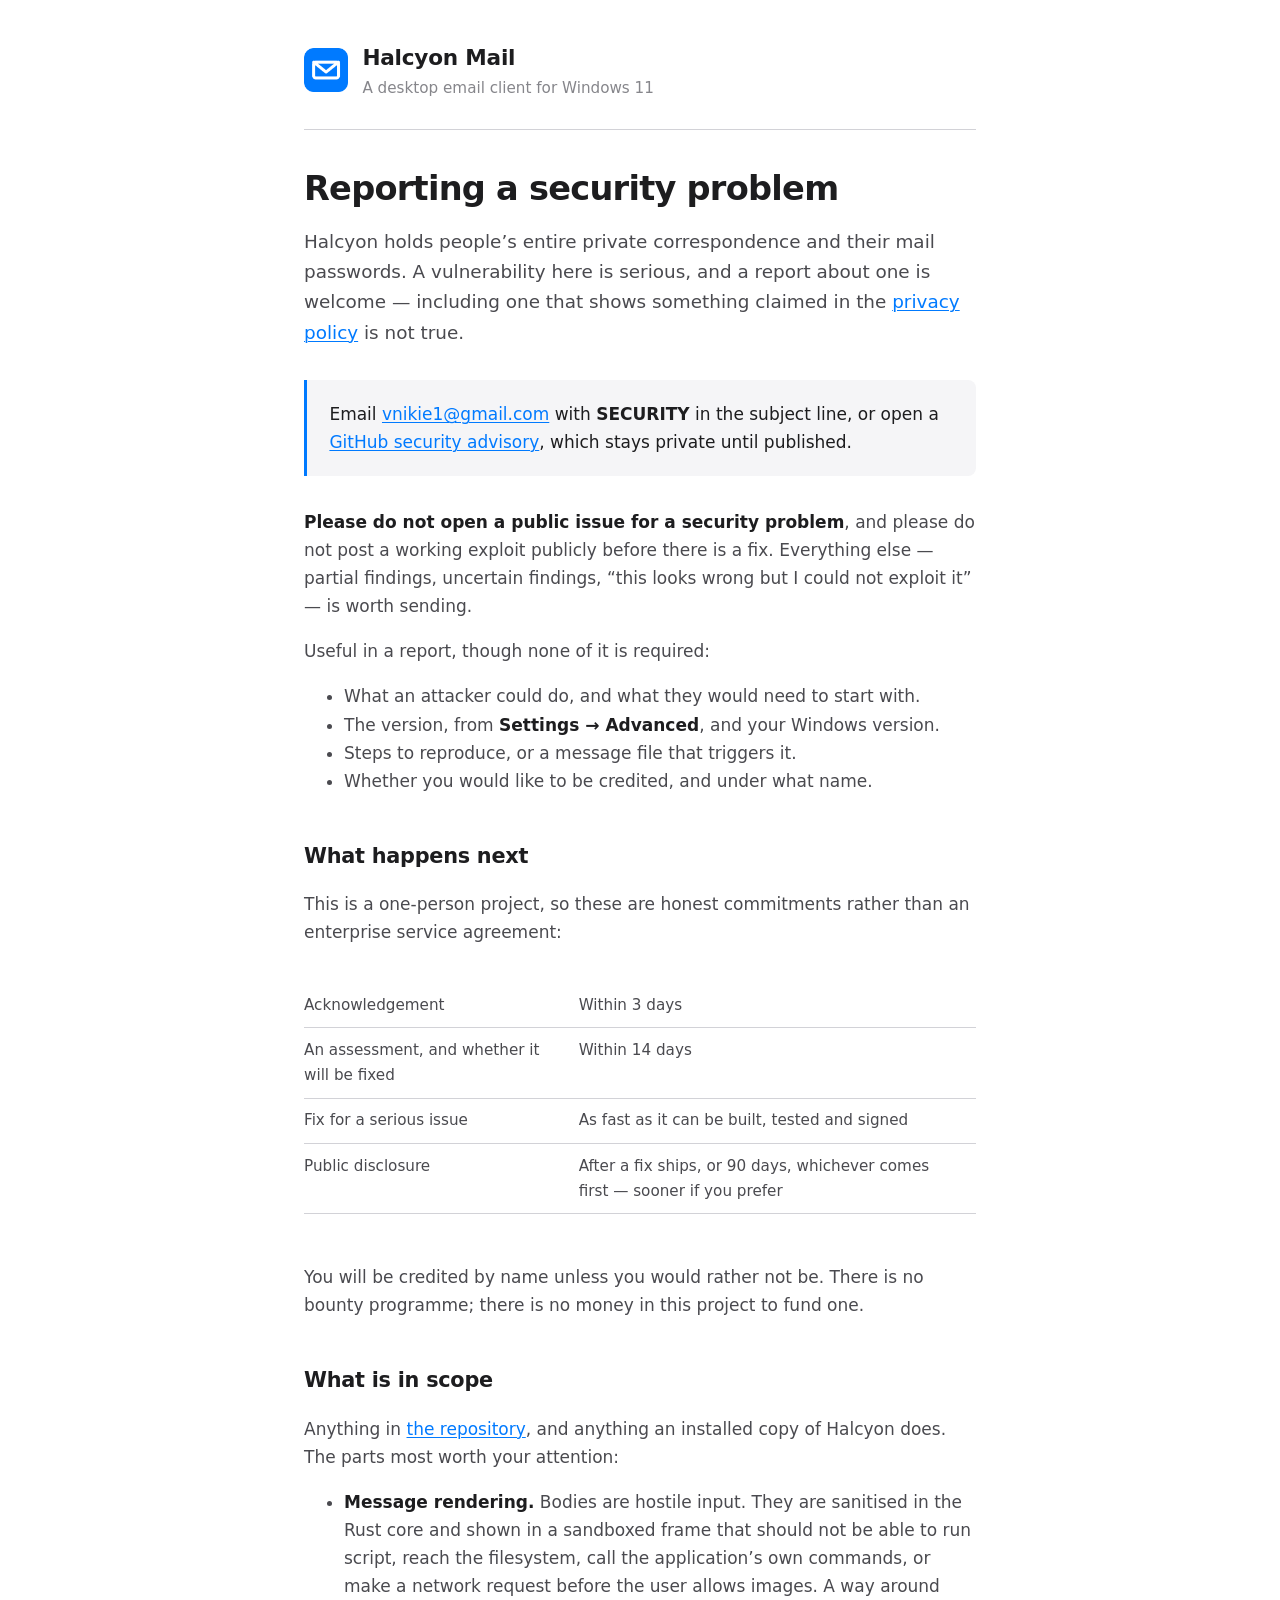
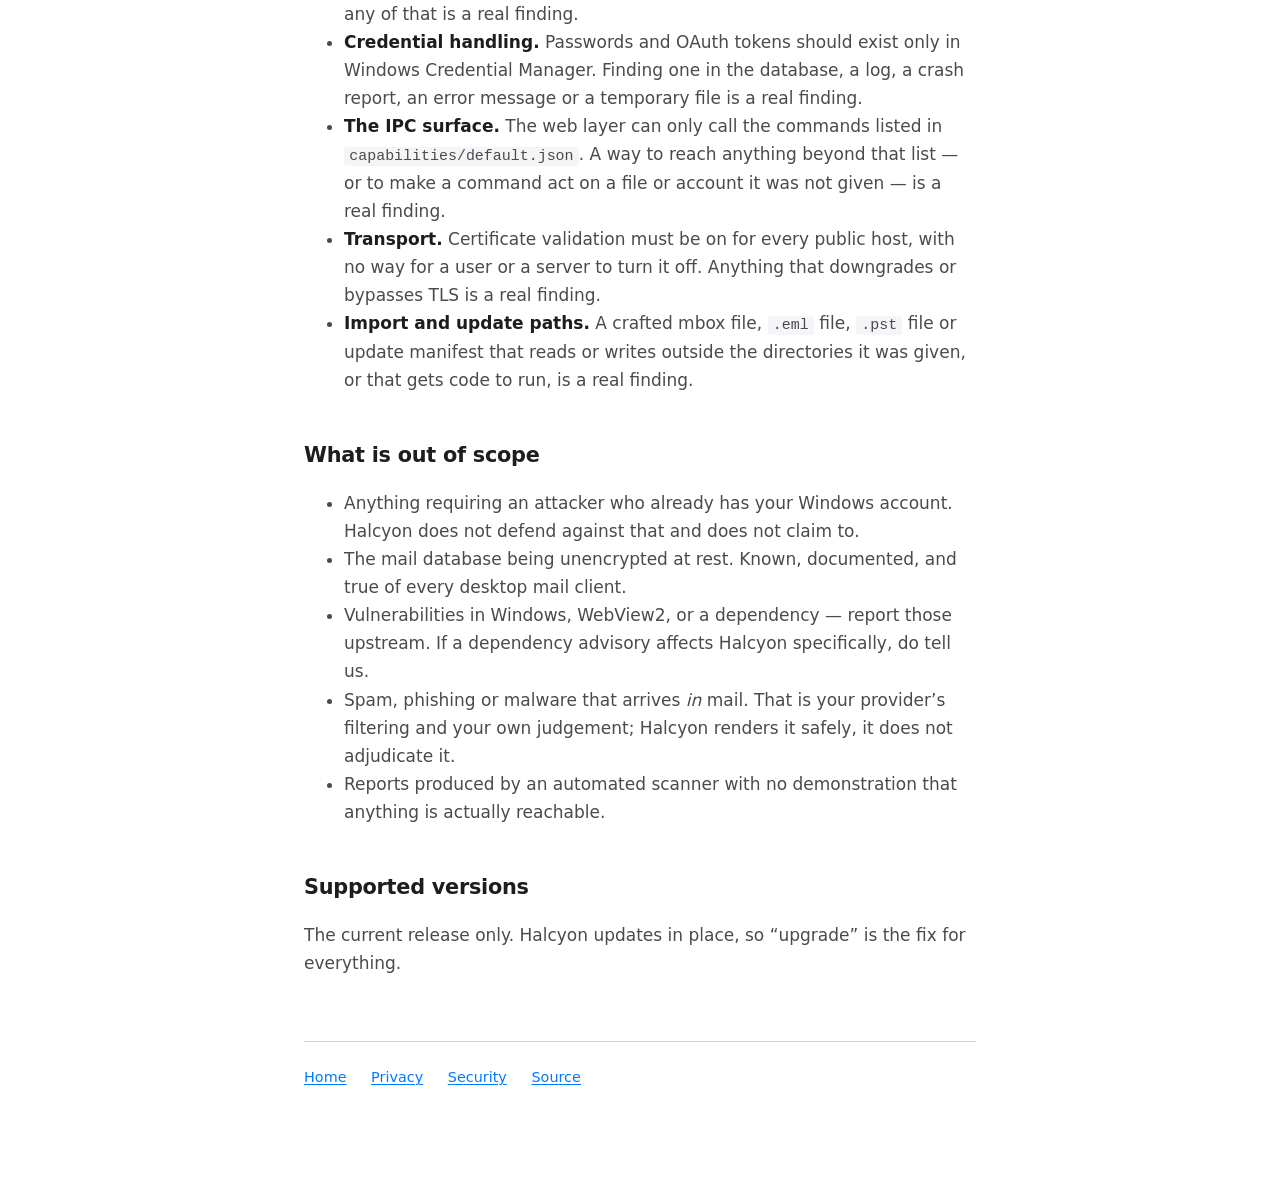
<file: security.html>
<!doctype html>
<html lang="en-GB">
  <head>
    <meta charset="utf-8" />
    <meta name="viewport" content="width=device-width, initial-scale=1" />
    <title>Reporting a security problem — Halcyon Mail</title>
    <meta
      name="description"
      content="How to report a security vulnerability in Halcyon Mail, what is in scope, and what happens next."
    />
    <link rel="icon" href="icon.png" />
    <link rel="stylesheet" href="style.css" />
  </head>
  <body>
    <div class="wrap">
      <header>
        <img src="icon.png" alt="" />
        <div>
          <div class="name"><a href="./" style="color: inherit; text-decoration: none">Halcyon Mail</a></div>
          <div class="tag">A desktop email client for Windows 11</div>
        </div>
      </header>

      <h1>Reporting a security problem</h1>

      <p class="lede">
        Halcyon holds people&rsquo;s entire private correspondence and their mail passwords. A
        vulnerability here is serious, and a report about one is welcome &mdash; including one that
        shows something claimed in the <a href="privacy.html">privacy policy</a> is not true.
      </p>

      <div class="headline">
        <p>
          Email <a href="mailto:vnikie1@gmail.com?subject=SECURITY">vnikie1@gmail.com</a> with
          <strong>SECURITY</strong> in the subject line, or open a
          <a href="https://github.com/vnikie1/MailBox/security/advisories/new">GitHub security
          advisory</a>, which stays private until published.
        </p>
      </div>

      <p>
        <strong>Please do not open a public issue for a security problem</strong>, and please do not
        post a working exploit publicly before there is a fix. Everything else &mdash; partial
        findings, uncertain findings, &ldquo;this looks wrong but I could not exploit it&rdquo;
        &mdash; is worth sending.
      </p>

      <p>Useful in a report, though none of it is required:</p>

      <ul>
        <li>What an attacker could do, and what they would need to start with.</li>
        <li>The version, from <strong>Settings &rarr; Advanced</strong>, and your Windows version.</li>
        <li>Steps to reproduce, or a message file that triggers it.</li>
        <li>Whether you would like to be credited, and under what name.</li>
      </ul>

      <h2>What happens next</h2>

      <p>
        This is a one-person project, so these are honest commitments rather than an enterprise
        service agreement:
      </p>

      <div class="scroll">
        <table>
          <tbody>
            <tr>
              <td>Acknowledgement</td>
              <td>Within 3 days</td>
            </tr>
            <tr>
              <td>An assessment, and whether it will be fixed</td>
              <td>Within 14 days</td>
            </tr>
            <tr>
              <td>Fix for a serious issue</td>
              <td>As fast as it can be built, tested and signed</td>
            </tr>
            <tr>
              <td>Public disclosure</td>
              <td>After a fix ships, or 90 days, whichever comes first &mdash; sooner if you prefer</td>
            </tr>
          </tbody>
        </table>
      </div>

      <p>
        You will be credited by name unless you would rather not be. There is no bounty programme;
        there is no money in this project to fund one.
      </p>

      <h2>What is in scope</h2>

      <p>
        Anything in <a href="https://github.com/vnikie1/MailBox">the repository</a>, and anything an
        installed copy of Halcyon does. The parts most worth your attention:
      </p>

      <ul>
        <li>
          <strong>Message rendering.</strong> Bodies are hostile input. They are sanitised in the
          Rust core and shown in a sandboxed frame that should not be able to run script, reach the
          filesystem, call the application&rsquo;s own commands, or make a network request before
          the user allows images. A way around any of that is a real finding.
        </li>
        <li>
          <strong>Credential handling.</strong> Passwords and OAuth tokens should exist only in
          Windows Credential Manager. Finding one in the database, a log, a crash report, an error
          message or a temporary file is a real finding.
        </li>
        <li>
          <strong>The IPC surface.</strong> The web layer can only call the commands listed in
          <code>capabilities/default.json</code>. A way to reach anything beyond that list &mdash;
          or to make a command act on a file or account it was not given &mdash; is a real finding.
        </li>
        <li>
          <strong>Transport.</strong> Certificate validation must be on for every public host, with
          no way for a user or a server to turn it off. Anything that downgrades or bypasses TLS is
          a real finding.
        </li>
        <li>
          <strong>Import and update paths.</strong> A crafted mbox file, <code>.eml</code> file,
          <code>.pst</code> file or update manifest that reads or writes outside the directories it
          was given, or that gets code to run, is a real finding.
        </li>
      </ul>

      <h2>What is out of scope</h2>

      <ul>
        <li>
          Anything requiring an attacker who already has your Windows account. Halcyon does not
          defend against that and does not claim to.
        </li>
        <li>
          The mail database being unencrypted at rest. Known, documented, and true of every desktop
          mail client.
        </li>
        <li>
          Vulnerabilities in Windows, WebView2, or a dependency &mdash; report those upstream. If a
          dependency advisory affects Halcyon specifically, do tell us.
        </li>
        <li>
          Spam, phishing or malware that arrives <em>in</em> mail. That is your provider&rsquo;s
          filtering and your own judgement; Halcyon renders it safely, it does not adjudicate it.
        </li>
        <li>
          Reports produced by an automated scanner with no demonstration that anything is actually
          reachable.
        </li>
      </ul>

      <h2>Supported versions</h2>

      <p>
        The current release only. Halcyon updates in place, so &ldquo;upgrade&rdquo; is the fix for
        everything.
      </p>

      <footer>
        <a href="./">Home</a>
        <a href="privacy.html">Privacy</a>
        <a href="security.html">Security</a>
        <a href="https://github.com/vnikie1/MailBox">Source</a>
      </footer>
    </div>
  </body>
</html>
</file>
<file: style.css>
/* Halcyon Mail — the small site behind the app's required links.
 *
 * One stylesheet, no framework, no fonts to download, no scripts at all. The Microsoft Store
 * requires a privacy policy at a live URL, and a page that has to load three third-party things
 * before it renders is a page that eventually 404s during certification.
 */

:root {
  --accent: #007aff;
  --ink: #1d1d1f;
  --ink-2: #4a4a4f;
  --ink-3: #86868b;
  --bg: #ffffff;
  --bg-2: #f5f5f7;
  --rule: #d2d2d7;
  --measure: 42rem;
}

@media (prefers-color-scheme: dark) {
  :root {
    --accent: #0a84ff;
    --ink: #f5f5f7;
    --ink-2: #c7c7cc;
    --ink-3: #8e8e93;
    --bg: #161618;
    --bg-2: #1f1f22;
    --rule: #38383c;
  }
}

* {
  box-sizing: border-box;
}

body {
  margin: 0;
  padding: 0 1.5rem 6rem;
  color: var(--ink);
  background: var(--bg);
  font-family:
    -apple-system, BlinkMacSystemFont, 'Segoe UI Variable Text', 'Segoe UI', system-ui, sans-serif;
  font-size: 17px;
  line-height: 1.65;
  -webkit-font-smoothing: antialiased;
}

.wrap {
  max-width: var(--measure);
  margin: 0 auto;
}

header {
  display: flex;
  gap: 0.9rem;
  align-items: center;
  padding: 2.5rem 0 1.75rem;
  margin-bottom: 2.5rem;
  border-bottom: 1px solid var(--rule);
}

header img {
  width: 44px;
  height: 44px;
}

header .name {
  font-size: 1.35rem;
  font-weight: 600;
  letter-spacing: -0.01em;
}

header .tag {
  color: var(--ink-3);
  font-size: 0.95rem;
}

h1 {
  margin: 0 0 0.5rem;
  font-size: 2.1rem;
  font-weight: 650;
  line-height: 1.15;
  letter-spacing: -0.022em;
}

h2 {
  margin: 2.75rem 0 0.75rem;
  font-size: 1.3rem;
  font-weight: 600;
  letter-spacing: -0.012em;
}

h3 {
  margin: 2rem 0 0.5rem;
  font-size: 1.05rem;
  font-weight: 600;
}

.lede {
  margin-bottom: 2rem;
  color: var(--ink-2);
  font-size: 1.15rem;
}

.stamp {
  margin: 0 0 2.5rem;
  color: var(--ink-3);
  font-size: 0.9rem;
}

p,
li {
  color: var(--ink-2);
}

strong {
  color: var(--ink);
  font-weight: 600;
}

a {
  color: var(--accent);
  text-decoration-thickness: 1px;
  text-underline-offset: 2px;
}

/* The one thing a reader should be able to find in five seconds. */
.headline {
  padding: 1.25rem 1.4rem;
  margin: 2rem 0;
  background: var(--bg-2);
  border-left: 3px solid var(--accent);
  border-radius: 0 8px 8px 0;
}

.headline p {
  margin: 0;
  color: var(--ink);
}

table {
  width: 100%;
  margin: 1.25rem 0 2rem;
  border-collapse: collapse;
  font-size: 0.95rem;
}

th,
td {
  padding: 0.6rem 0.8rem 0.6rem 0;
  color: var(--ink-2);
  text-align: left;
  vertical-align: top;
  border-bottom: 1px solid var(--rule);
}

th {
  color: var(--ink);
  font-weight: 600;
}

code {
  padding: 0.1em 0.35em;
  font-family: ui-monospace, 'Cascadia Mono', Consolas, monospace;
  font-size: 0.88em;
  background: var(--bg-2);
  border-radius: 4px;
}

/* Words that are on somebody else's screen, quoted so that they are recognised there. */
.shown {
  padding: 0.1em 0.45em;
  color: var(--ink);
  font-weight: 600;
  background: var(--bg-2);
  border-radius: 4px;
}

/* A list of things to do in order. Room between them, since each is a sentence or two. */
.steps li + li {
  margin-top: 0.6rem;
}

/* A picture of the screen a step is about, under the step. Drawn at twice this size, so it is
   sharp on any display, and never wider than the column on a phone. */
.shot {
  display: block;
  width: 100%;
  height: auto;
  margin: 0.9rem 0 1.4rem;
}

/* One of Google's pages: the size it has in Halcyon itself. */
.shot.screen {
  max-width: 480px;
}

/* A whole step of Halcyon's assistant, which is taller than it is wide. Smaller, so that it
   does not push the step after it off the screen. */
.shot.sheet {
  max-width: 380px;
  border: 1px solid var(--rule);
  border-radius: 14px;
}

/* Wide content must scroll inside itself rather than pushing the page sideways on a phone. */
.scroll {
  overflow-x: auto;
}

footer {
  padding-top: 1.5rem;
  margin-top: 4rem;
  color: var(--ink-3);
  font-size: 0.9rem;
  border-top: 1px solid var(--rule);
}

footer a {
  margin-right: 1.25rem;
}

.cards {
  display: grid;
  grid-template-columns: repeat(auto-fit, minmax(15rem, 1fr));
  gap: 1rem;
  margin: 2rem 0;
}

.card {
  padding: 1.25rem;
  background: var(--bg-2);
  border-radius: 10px;
}

.card h3 {
  margin: 0 0 0.35rem;
}

.card p {
  margin: 0;
  font-size: 0.95rem;
}
</file>
